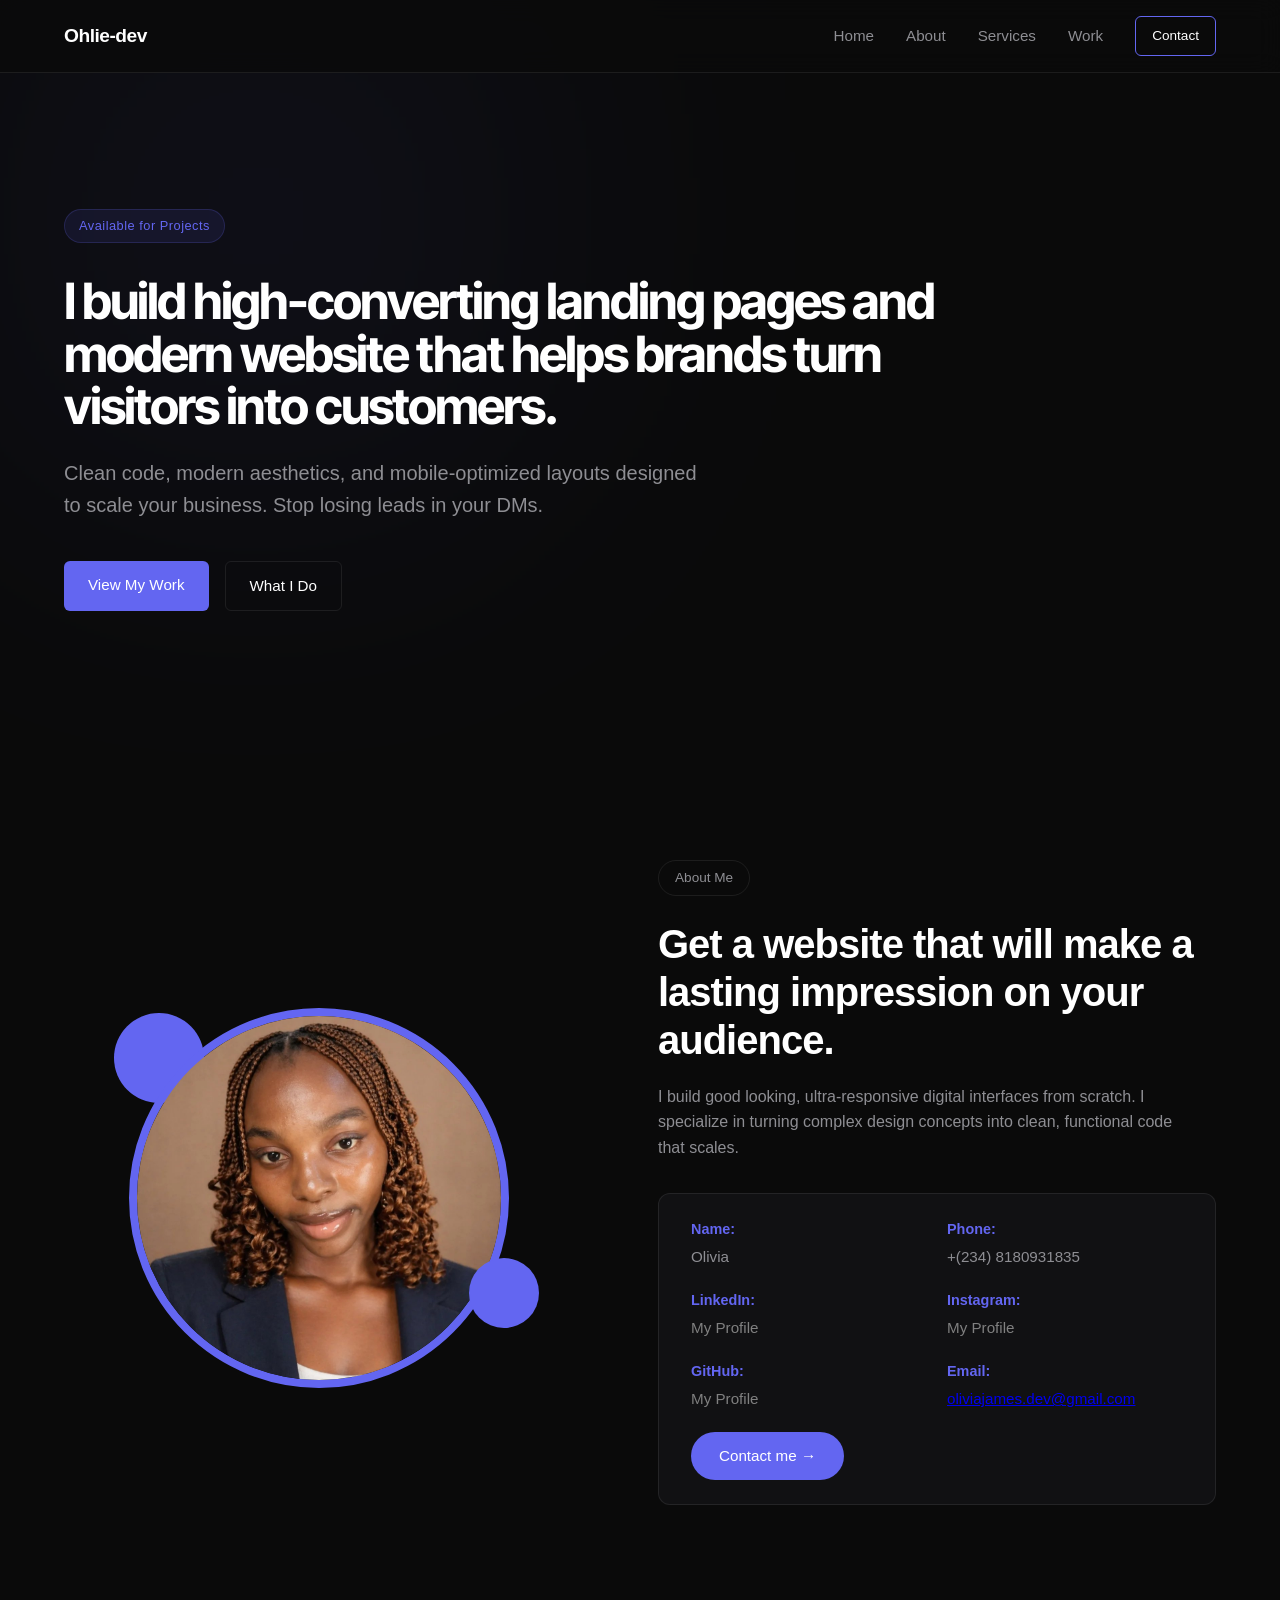
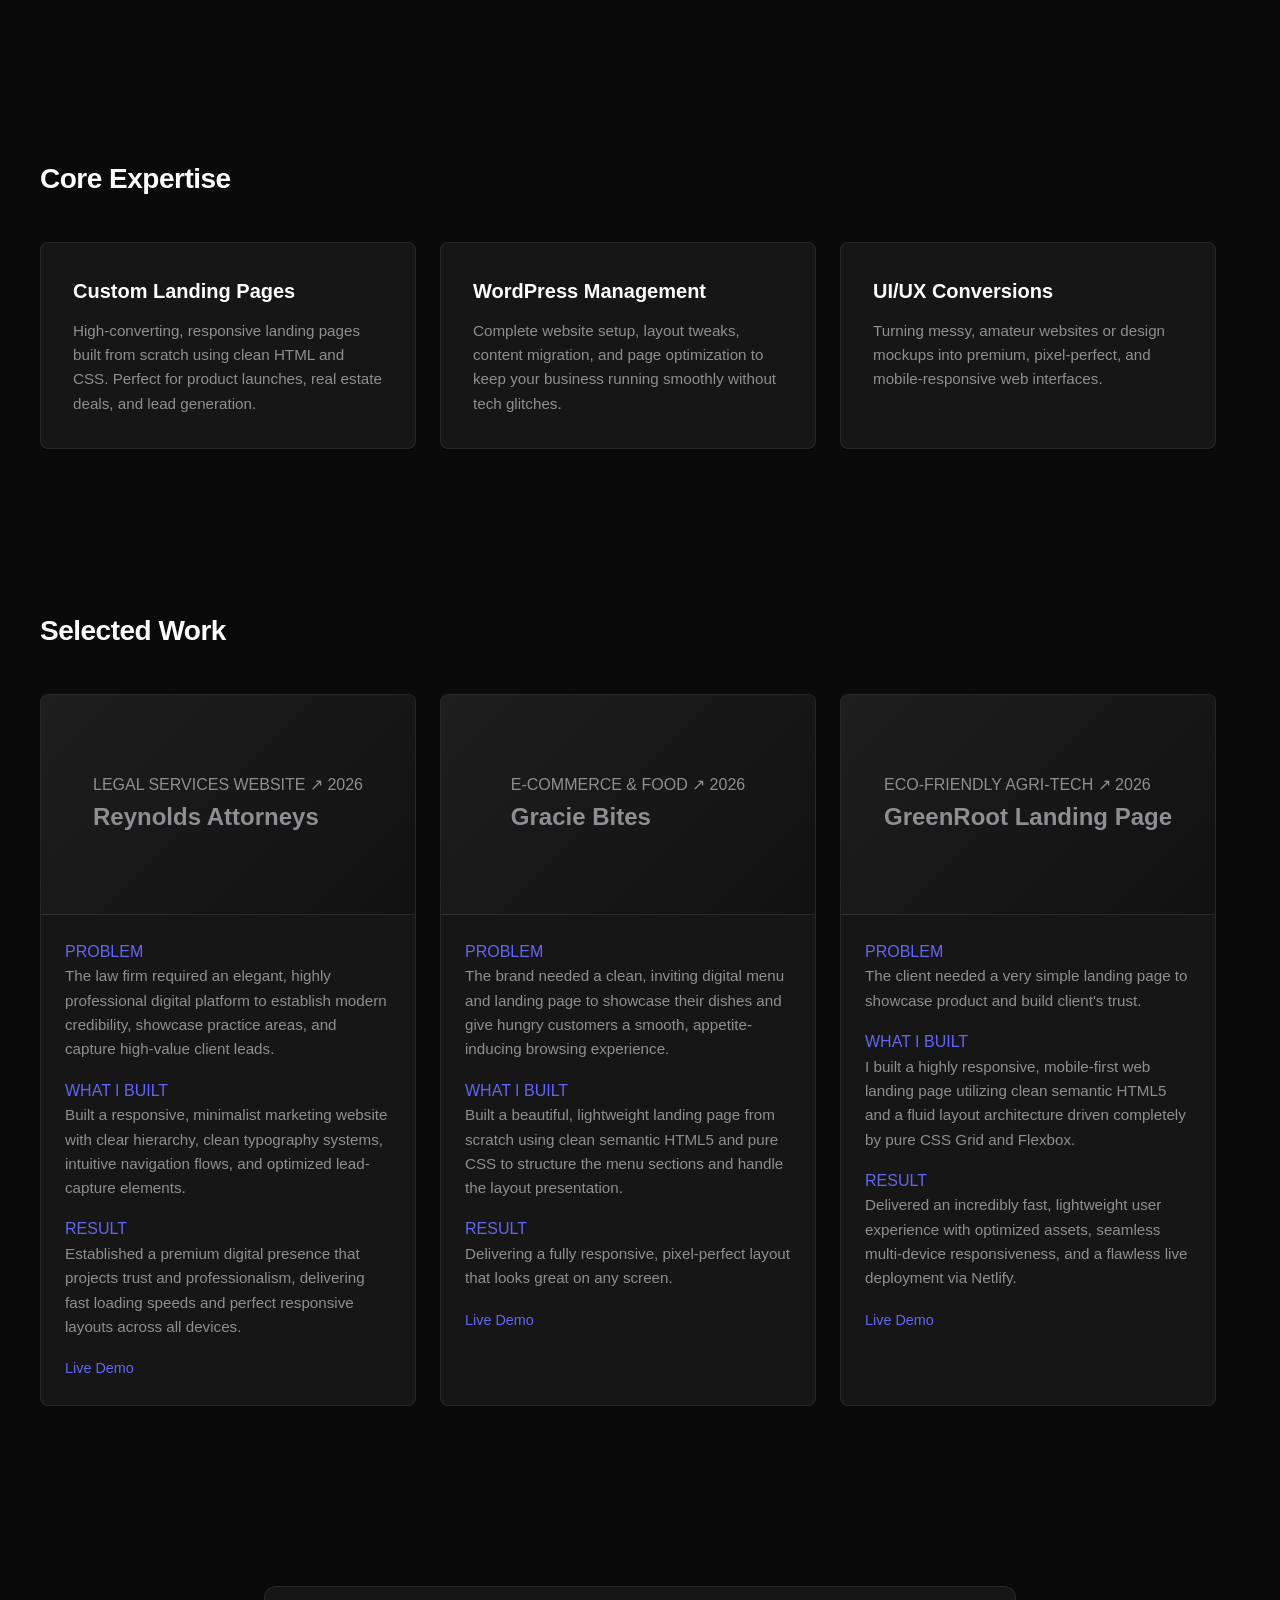
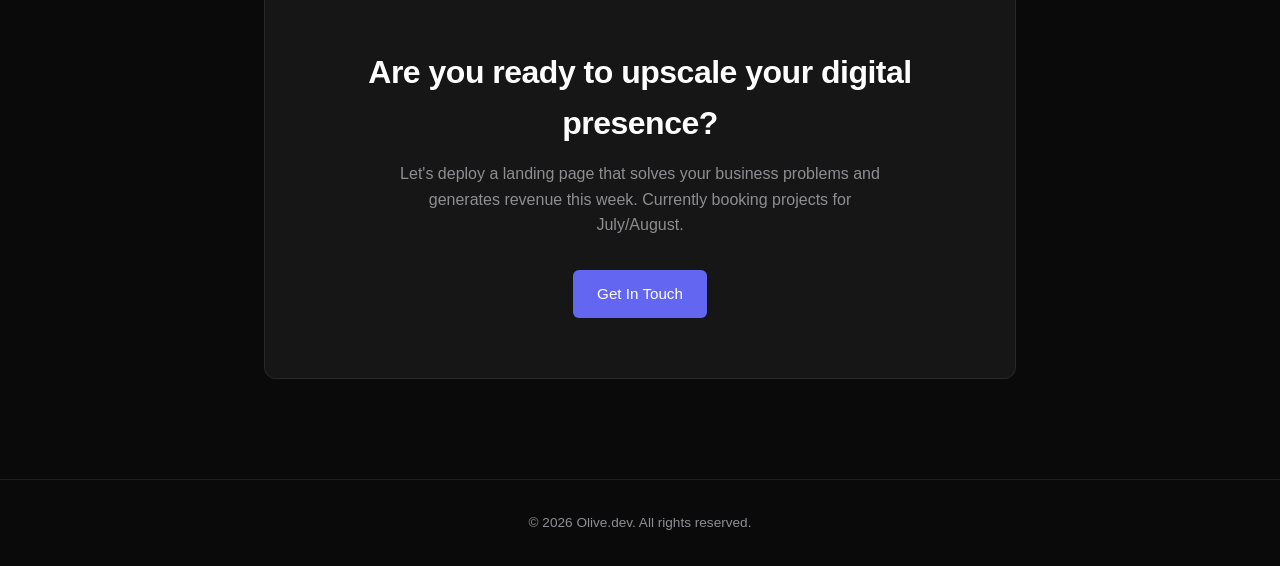
<file: index.html>
<!DOCTYPE html>
<html lang="en">
<head>
    <meta charset="UTF-8">
    <meta name="viewport" content="width=device-width, initial-scale=1.0">
    <link rel="icon" type="image/png" href="img/favicon.jpg">
    <link rel="stylesheet" href="https://cdnjs.cloudflare.com/ajax/libs/font-awesome/4.7.0/css/font-awesome.min.css">
    <link href="https://fonts.googleapis.com/css2?family=Inter+Tight:ital,wght@0,100..900;1,100..900&display=swap" rel="stylesheet">
    <title>Olivia | Web Developer</title>
    <link rel="stylesheet" href="style.css">
</head>
<body>

    <nav class="navbar">
        <div class="nav-container">
            <a href="#" class="logo">Ohlie-dev</a>

            <input type="checkbox" id="menu-toggle" class="menu-checkbox">
            
            <label for="menu-toggle" class="hamburger-label">
                <span class="hamburger-line"></span>
                <span class="hamburger-line"></span>
                <span class="hamburger-line"></span>
            </label>

            <div class="nav-links">
                <a href="#home">Home</a>
                <a href="about.html">About</a>
                <a href="services.html">Services</a>
                <a href="work.html">Work</a>
                <a href="https://wa.me/+2348108931835" class="btn-nav">Contact</a>
            </div>
        </div>
    </nav>

    <header class="hero">
        <div class="hero-container">
            <span class="available" id="home">Available for Projects</span>
            <h1>I build high-converting landing pages and modern website that helps brands turn visitors into customers.</h1>
            <p>Clean code, modern aesthetics, and mobile-optimized layouts designed to scale your business. Stop losing leads in your DMs.</p>
            <div class="hero-cta">
                <a href="work.html" class="btn-primary">View My Work</a>
                <a href="service.html" class="btn-secondary">What I Do</a>
            </div>
        </div>
      
        <div class="glow"></div>
    </header>

    <section id="about" class="about">
        <div class="container about-container-grid">
            
            <div class="about-visual">
                <div class="circle-decor decor-top"></div>
                <div class="circle-decor decor-bottom"></div>
                
                <div class="profile-frame">
                    <img src="img/favicon.jpg" alt="Olive's Profile Photo" class="profile-img">
                </div>
            </div>
            
    
            <div class="about-content">
                <span class="about-badge" id="#about">About Me</span>
                <h2>Get a website that will make a lasting impression on your audience.</h2>
                <p class="about-description">
                    I build good looking, ultra-responsive digital interfaces from scratch. I specialize in turning complex design concepts into clean, functional code that scales.
                </p>
                
                <div class="info-card-box">
                    <div class="info-item">
                        <span class="info-label">Name:</span>
                        <span class="info-value">Olivia</span>
                    </div>
                    <div class="info-item">
                        <span class="info-label">Phone:</span>
                        <span class="info-value">+(234) 8180931835</span>
                    </div>

                    <div class="info-item">
                        <span class="info-label">LinkedIn:</span>
                        <span class="info-value"><a href="https://www.linkedin.com/in/olivia-james-aaab613b6?utm_source=share_via&utm_content=profile&utm_medium=member_android" id="socialMediaLink">My Profile</a></span>
                    </div>

                    <div class="info-item">
                        <span class="info-label">Instagram:</span>
                        <span class="info-value"><a href="https://www.instagram.com/ohlie_dev_?igsh=dDdscTdhOGcwMmlw" id="socialMediaLink">My Profile</a></span>
                    </div>
                    <div class="info-item">
                        <span class="info-label">GitHub:</span>
                        <span class="info-value"><a href="https://github.com/Ohlie-Dev" id="socialMediaLink">My Profile</a></span>
                    </div>

                    <div class="info-item">
                        <span class="info-label">Email:</span>
                        <span class="info-value"><a href="mailto:oliviajames.dev@gmail.com">oliviajames.dev@gmail.com</a>
                        </span>
                    </div>
               
                <div class="about-actions">
                    <a href="https://wa.me/+2348108931835" class="btn-primary-accent">Contact me &rarr;</a>
                    <!-- <a href="#" class="btn-secondary-outline">Download my resume <span class="download-icon">☁</span></a> -->
                </div>
            </div>

        </div>
    </section>
    
    <section id="services" class="services">
        <div class="container">
            <h2 class="section-title">Core Expertise</h2>
            <div class="services-grid">
                <div class="service-card">
                    <h3>Custom Landing Pages</h3>
                    <p>High-converting, responsive landing pages built from scratch using clean HTML and CSS. Perfect for product launches, real estate deals, and lead generation.</p>
                </div>
                <div class="service-card">
                    <h3>WordPress Management</h3>
                    <p>Complete website setup, layout tweaks, content migration, and page optimization to keep your business running smoothly without tech glitches.</p>
                </div>
                <div class="service-card">
                    <h3>UI/UX Conversions</h3>
                    <p>Turning messy, amateur websites or design mockups into premium, pixel-perfect, and mobile-responsive web interfaces.</p>
                </div>
            </div>
        </div>
    </section>

  
    <section id="work" class="work">
        <div class="container">
            <h2 class="section-title">Selected Work</h2>
            <div class="work-grid">
                <div class="project-card">
                  <div class="project-image-placeholder">
                      <div class="d-flex justify-content-between align-items-start mb-4">
                         <div class="d-flex flex-column">
                              <span class="card-meta-title">LEGAL SERVICES WEBSITE</span>
                               <span class="card-year mt-1">&nearr; 2026</span>
                           </div>
                          <div class="card-title-wrapper text-end">
                              <h2 class="card-main-title m-0">Reynolds Attorneys</h2>
                          </div>
                     </div>
                  </div>
                    <div class="project-info">
                        <span class="problem">PROBLEM</span>
                        <p>The law firm required an elegant, highly professional digital platform to establish modern credibility, showcase practice areas, and capture high-value client leads.</p>

                        <span class="problem">WHAT I BUILT</span>
                        <p>Built a responsive, minimalist marketing website with clear hierarchy, clean typography systems, intuitive navigation flows, and optimized lead-capture elements.</p>

                        <span class="problem">RESULT</span>
                        <p>Established a premium digital presence that projects trust and professionalism, delivering fast loading speeds and perfect responsive layouts across all devices.</p>
                        <a href="https://reynoldsattorneys.infinityfree.me/?i=1" class="project-link" target="_blank">Live Demo</a>
                    </div>
                </div>
              

                <div class="project-card">
                  <div class="project-image-placeholder">
                      <div class="d-flex justify-content-between align-items-start mb-4">
                         <div class="d-flex flex-column">
                              <span class="card-meta-title">E-COMMERCE & FOOD</span>
                               <span class="card-year mt-1">&nearr; 2026</span>
                           </div>
                          <div class="card-title-wrapper text-end">
                              <h2 class="card-main-title m-0">Gracie Bites</h2>
                          </div>
                     </div>
                  </div>
                    <div class="project-info">
                        <span class="problem">PROBLEM</span>
                        <p>The brand needed a clean, inviting digital menu and landing page to showcase their dishes and give hungry customers a smooth, appetite-inducing browsing experience.</p>

                        <span class="problem">WHAT I BUILT</span>
                        <p>Built a beautiful, lightweight landing page from scratch using clean semantic HTML5 and pure CSS to structure the menu sections and handle the layout presentation.</p>

                        <span class="problem">RESULT</span>
                        <p>Delivering a fully responsive, pixel-perfect layout that looks great on any screen.</p>
                        <a href="https://graciebites.netlify.app/" class="project-link" target="_blank">Live Demo</a>
                    </div>
                </div>

                <div class="project-card">
                  <div class="project-image-placeholder">
                      <div class="d-flex justify-content-between align-items-start mb-4">
                         <div class="d-flex flex-column">
                              <span class="card-meta-title">ECO-FRIENDLY AGRI-TECH</span>
                               <span class="card-year mt-1">&nearr; 2026</span>
                           </div>
                          <div class="card-title-wrapper text-end">
                              <h2 class="card-main-title m-0">GreenRoot Landing Page</h2>
                          </div>
                     </div>
                  </div>
                    <div class="project-info">
                        <span class="problem">PROBLEM</span>
                        <p>The client needed a very simple landing page to showcase product and build client's trust.</p>

                        <span class="problem">WHAT I BUILT</span>
                        <p>I built a highly responsive, mobile-first web landing page utilizing clean semantic HTML5 and a fluid layout architecture driven completely by pure CSS Grid and Flexbox.</p>

                        <span class="problem">RESULT</span>
                        <p>Delivered an incredibly fast, lightweight user experience with optimized assets, seamless multi-device responsiveness, and a flawless live deployment via Netlify.</p>
                        <a href="https://greenrootorganic.netlify.app/" class="project-link" target="_blank">Live Demo</a>
                    </div>
                </div>
            </div>
        </div>
    </section>

    <section id="contact" class="contact">
        <div class="contact-container">
            <h2>Are you ready to upscale your digital presence?</h2>
            <p>Let's deploy a landing page that solves your business problems and generates revenue this week. Currently booking projects for July/August.</p>
            <a href="https://wa.me/+2348108931835" class="btn-primary" target="_blank">Get In Touch</a>
        </div>
    </section>

    <footer class="footer">
         

        <p>&copy; 2026 Olive.dev. All rights reserved.</p>
    </footer>

</body>
</html>
</file>
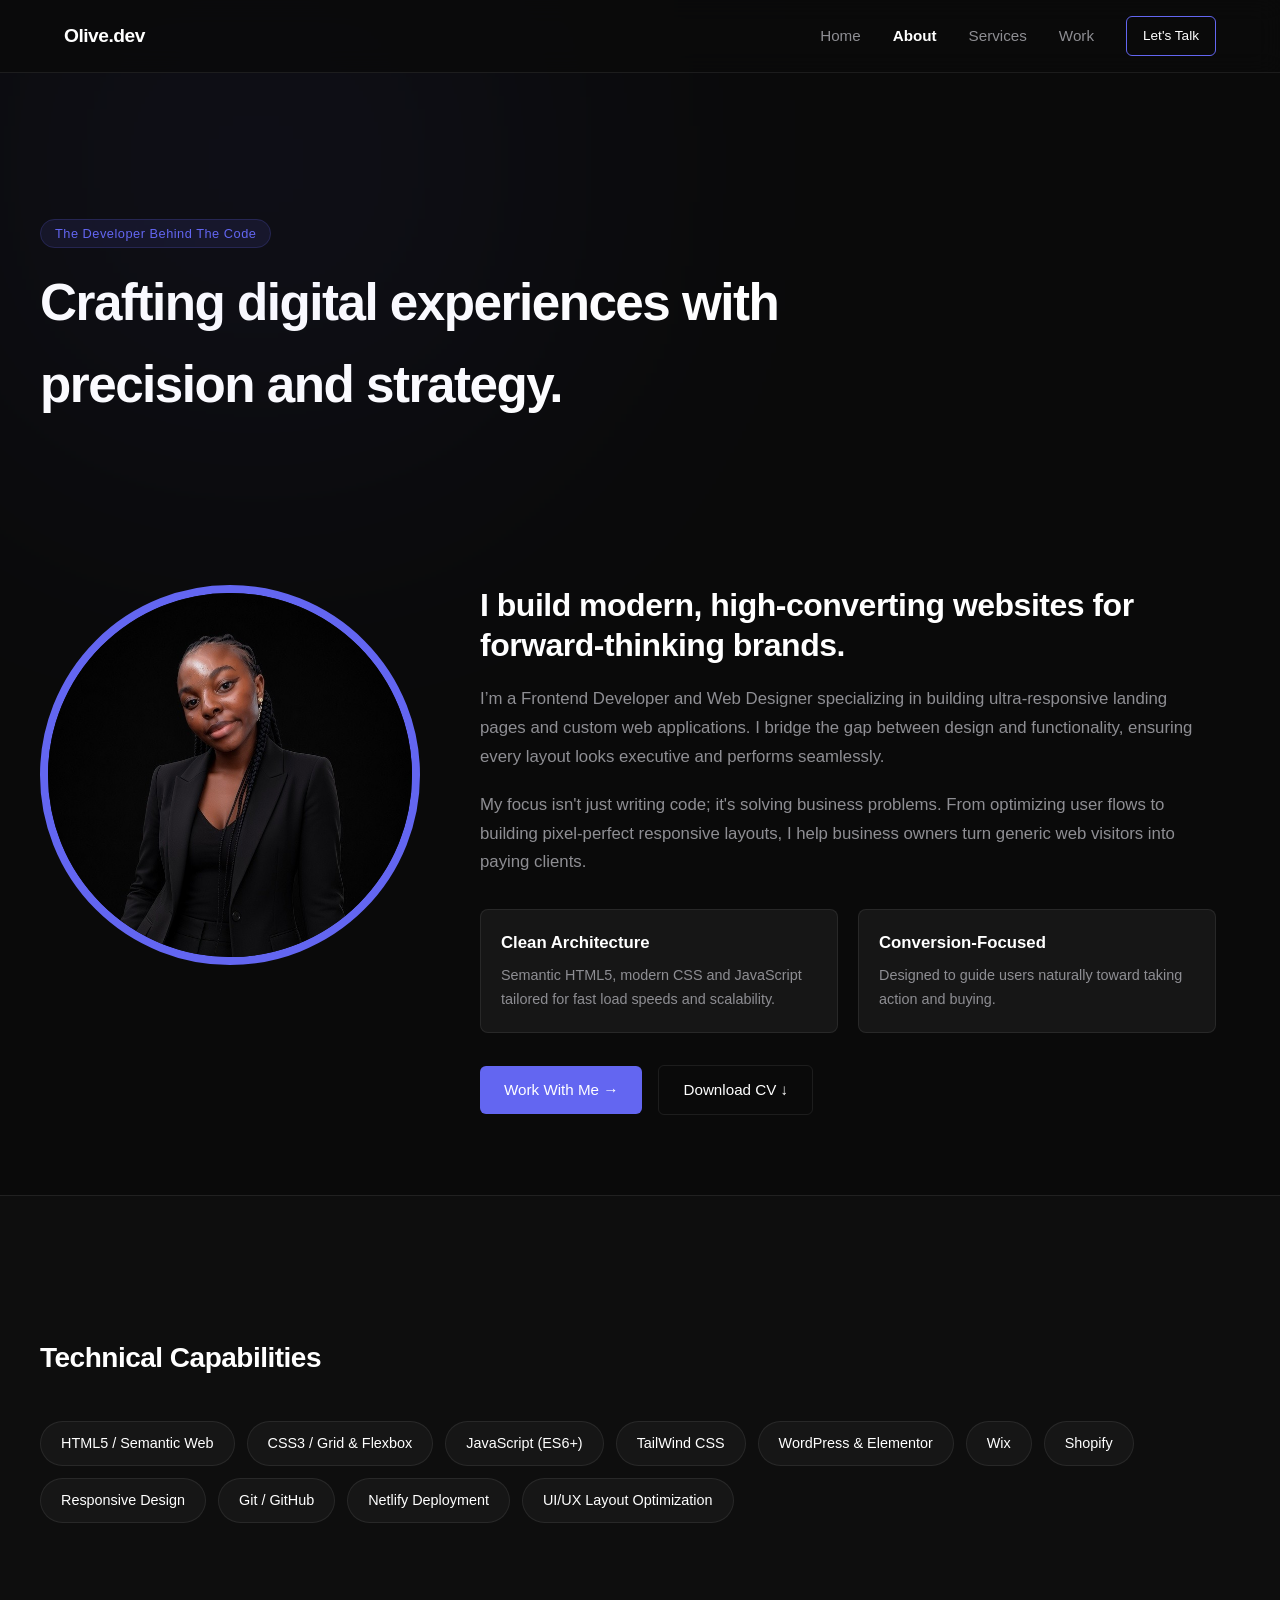
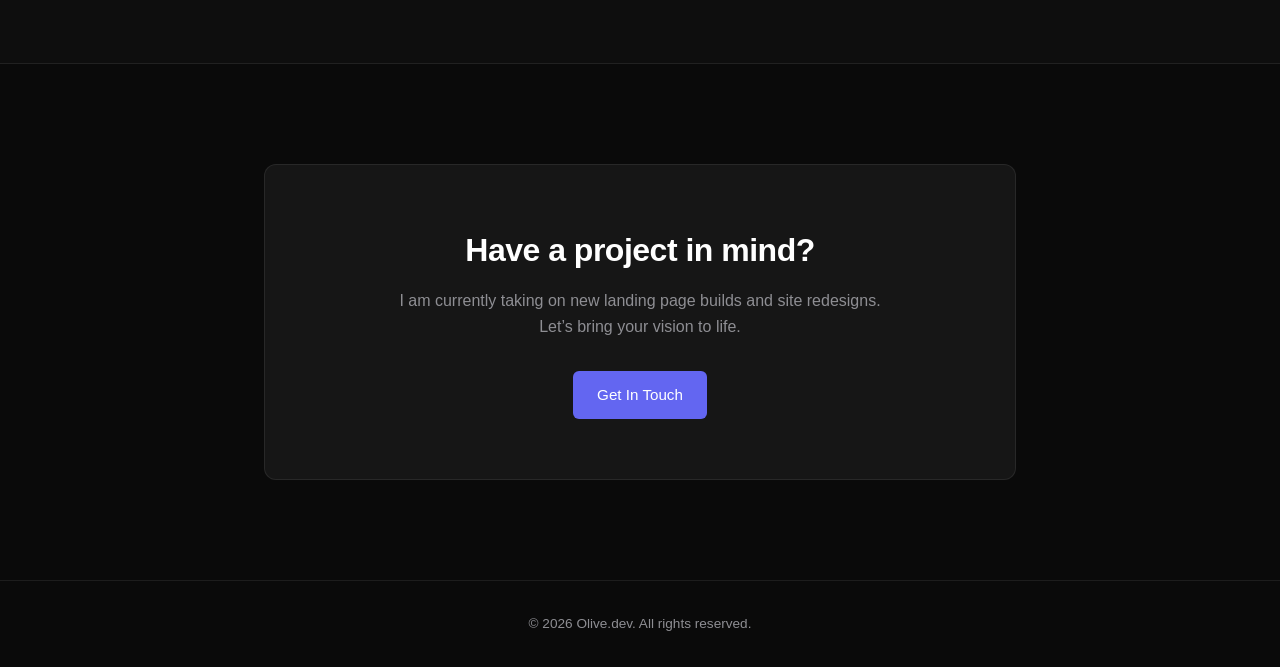
<file: about.html>
<!DOCTYPE html>
<html lang="en">
<head>
    <meta charset="UTF-8">
    <meta name="viewport" content="width=device-width, initial-scale=1.0">
     <link rel="icon" type="image/png" href="img/favicon.jpg">
    <title>About | Olive - Web Developer & Designer</title>
    <link rel="stylesheet" href="style.css">
    <link rel="stylesheet" href="about.css">
</head>
<body>

    <nav class="navbar">
        <div class="nav-container">
            <a href="index.html" class="logo">Olive.dev</a>
            
            <input type="checkbox" id="menu-toggle" class="menu-checkbox">
            <label for="menu-toggle" class="hamburger-label">
                <span class="hamburger-line"></span>
                <span class="hamburger-line"></span>
                <span class="hamburger-line"></span>
            </label>

            <div class="nav-links">
                <a href="index.html">Home</a>
                <a href="about.html" class="active-link">About</a>
                <a href="services.html">Services</a>
                <a href="work.html">Work</a>
                <a href="https://wa.me/+2348108931835" class="btn-nav">Let's Talk</a>
            </div>
        </div>
    </nav>

    <header class="page-header">
        <div class="container">
            <span class="available">The Developer Behind The Code</span>
            <h1>Crafting digital experiences with precision and strategy.</h1>
        </div>
        <div class="glow"></div>
    </header>

    <section class="about-page-main">
        <div class="container page-grid">

            <div class="about-visual">
                <div class="profile-frame">
                    <img src="img/headshot.jpeg" alt="Olive - Web Developer" class="profile-img">
                </div>
            </div>

            <div class="about-bio">
                <h2>I build modern, high-converting websites for forward-thinking brands.</h2>
                <p>
                    I’m a Frontend Developer and Web Designer specializing in building ultra-responsive landing pages and custom web applications. I bridge the gap between design and functionality, ensuring every layout looks executive and performs seamlessly.
                </p>
                <p>
                    My focus isn't just writing code; it's solving business problems. From optimizing user flows to building pixel-perfect responsive layouts, I help business owners turn generic web visitors into paying clients.
                </p>

                <div class="highlights-grid">
                    <div class="highlight-card">
                        <h3>Clean Architecture</h3>
                        <p>Semantic HTML5, modern CSS and JavaScript tailored for fast load speeds and scalability.</p>
                    </div>
                    <div class="highlight-card">
                        <h3>Conversion-Focused</h3>
                        <p>Designed to guide users naturally toward taking action and buying.</p>
                    </div>
                </div>

                <div class="about-actions">
                    <a href="mailto:oliviajames.dev@gmail.com" class="btn-primary">Work With Me &rarr;</a>
                    <a href="resume.pdf" target="_blank" class="btn-secondary">Download CV <span>↓</span></a>
                </div>
            </div>

        </div>
    </section>

    <section class="skills-section">
        <div class="container">
            <h2 class="section-title">Technical Capabilities</h2>
            <div class="skills-grid">
                <div class="skill-pill">HTML5 / Semantic Web</div>
                <div class="skill-pill">CSS3 / Grid & Flexbox</div>
                <div class="skill-pill">JavaScript (ES6+)</div>
                <div class="skill-pill">TailWind CSS</div>
                <div class="skill-pill">WordPress & Elementor</div>
                 <div class="skill-pill">Wix</div>
                <div class="skill-pill">Shopify</div>
                <div class="skill-pill">Responsive Design</div>
                <div class="skill-pill">Git / GitHub</div>
                <div class="skill-pill">Netlify Deployment</div>
                <div class="skill-pill">UI/UX Layout Optimization</div>
            </div>
        </div>
    </section>

    <section id="contact" class="contact">
        <div class="contact-container">
            <h2>Have a project in mind?</h2>
            <p>I am currently taking on new landing page builds and site redesigns. Let’s bring your vision to life.</p>
            <a href="mailto:oliviajames.dev@gmail.com" class="btn-primary">Get In Touch</a>
        </div>
    </section>

    <footer class="footer">
        <p>&copy; 2026 Olive.dev. All rights reserved.</p>
    </footer>

</body>
</html>
</file>
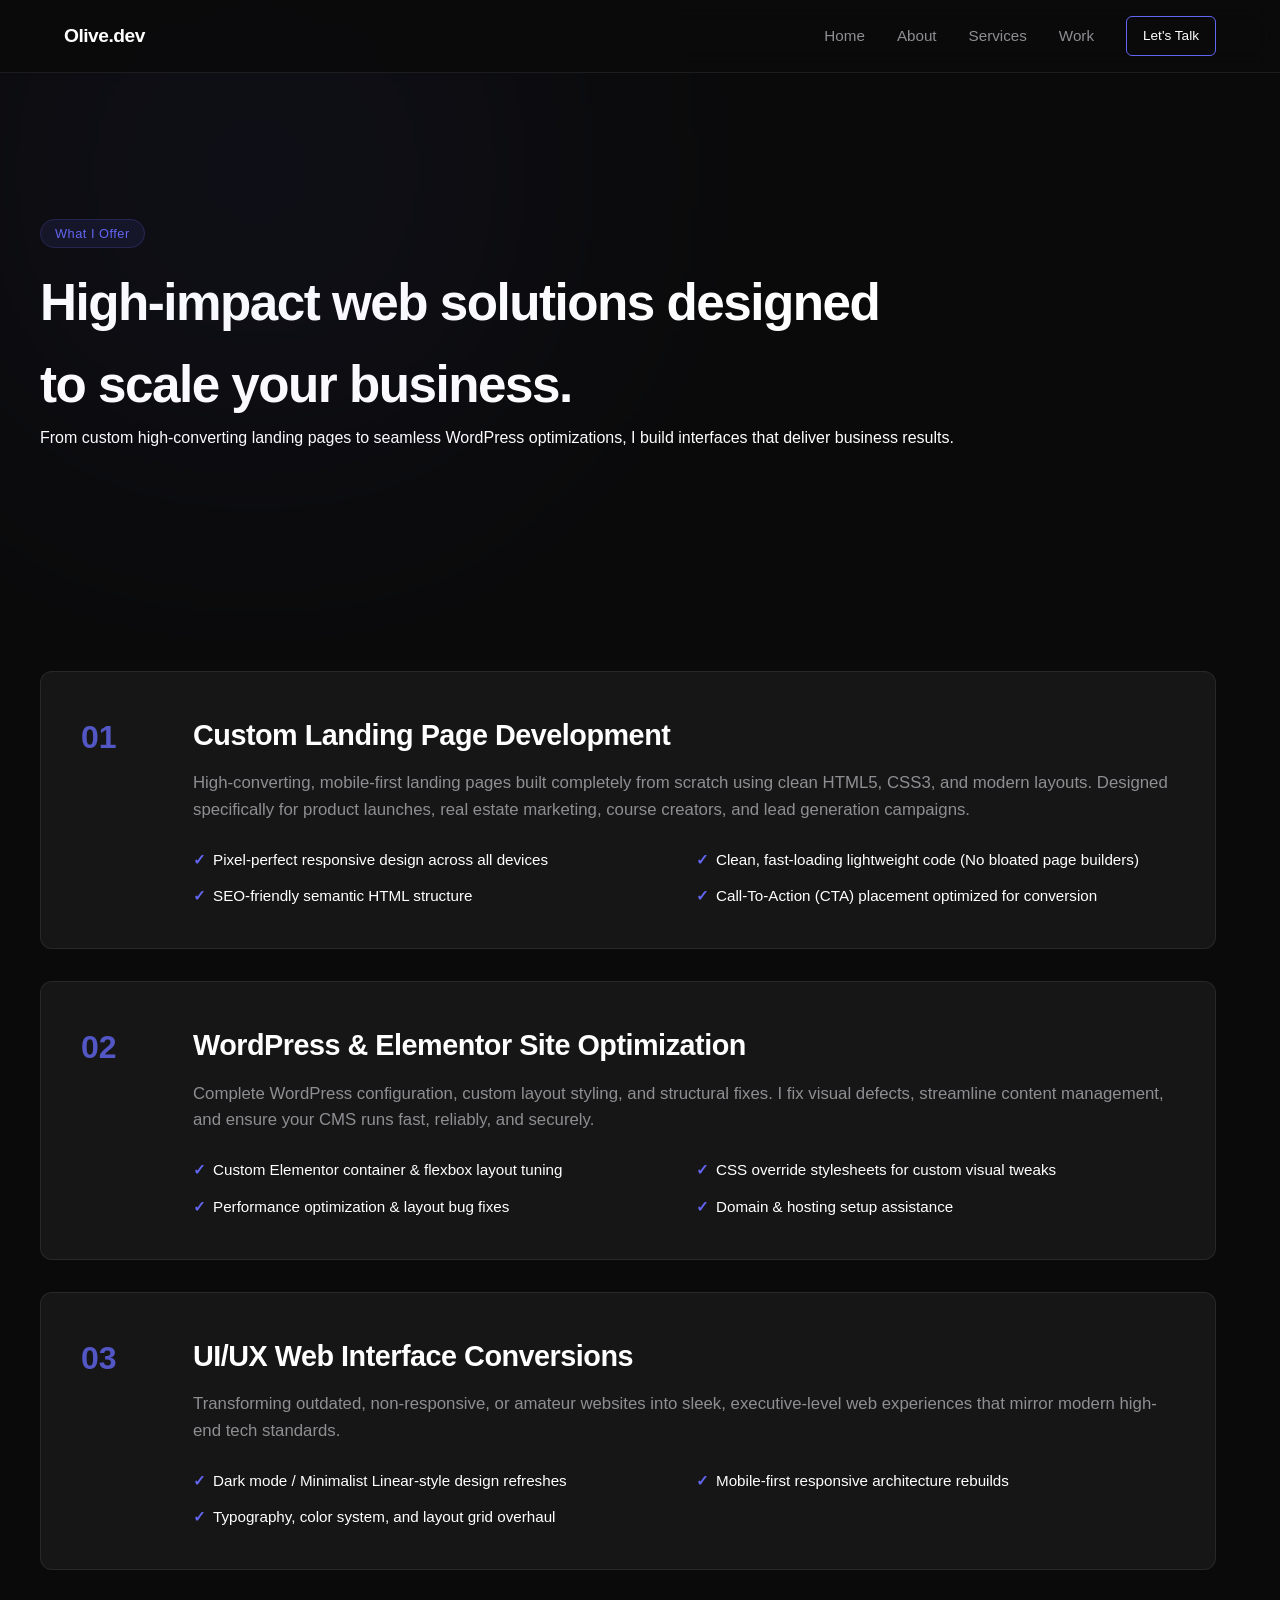
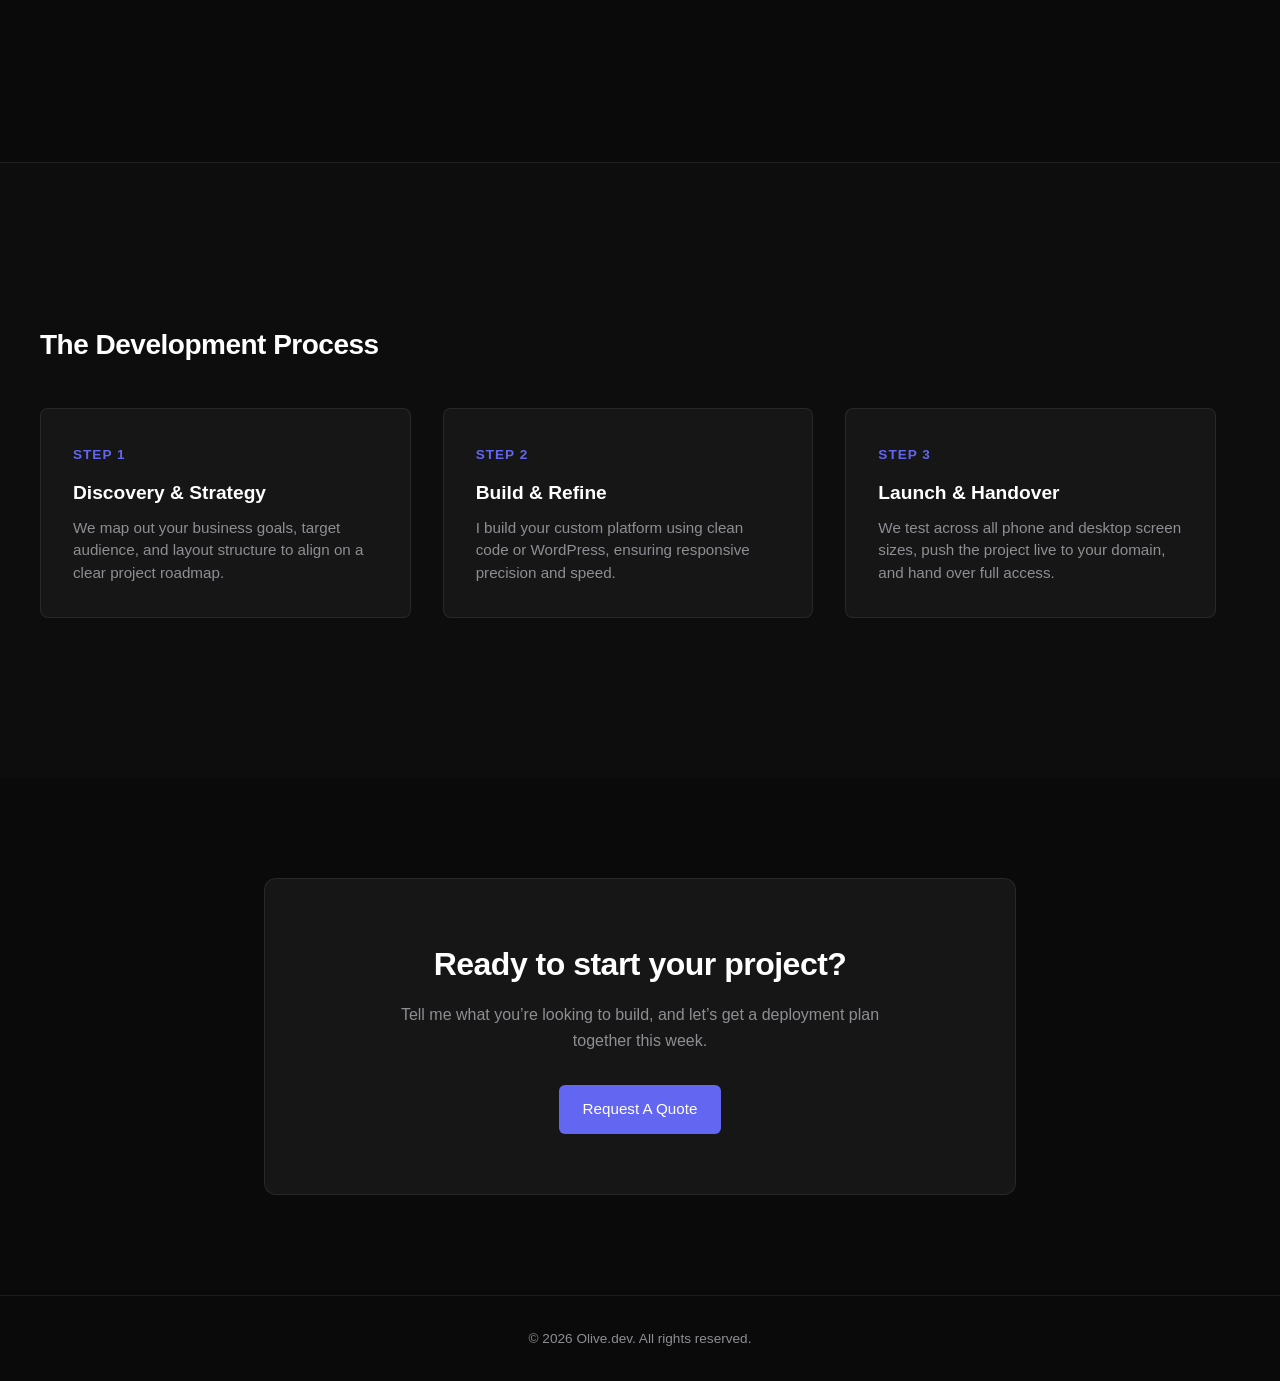
<file: services.html>
<!DOCTYPE html>
<html lang="en">
<head>
    <meta charset="UTF-8">
    <meta name="viewport" content="width=device-width, initial-scale=1.0">
      <link rel="icon" type="image/png" href="img/favicon.jpg">
    <title>Services | Olive.dev</title>
    <link rel="stylesheet" href="style.css">
    <link rel="stylesheet" href="services.css">
</head>
<body>

    <nav class="navbar">
        <div class="nav-container">
            <a href="index.html" class="logo">Olive.dev</a>
            
            <input type="checkbox" id="menu-toggle" class="menu-checkbox">
            <label for="menu-toggle" class="hamburger-label">
                <span class="hamburger-line"></span>
                <span class="hamburger-line"></span>
                <span class="hamburger-line"></span>
            </label>

            <div class="nav-links">
                <a href="index.html">Home</a>
                <a href="about.html">About</a>
                <a href="services.html" class="active-link">Services</a>
                <a href="work.html">Work</a>
                <a href="https://wa.me/+2348108931835" class="btn-nav">Let's Talk</a>
            </div>
        </div>
    </nav>

    <header class="page-header">
        <div class="container">
            <span class="available">What I Offer</span>
            <h1>High-impact web solutions designed to scale your business.</h1>
            <p class="header-subtitle">From custom high-converting landing pages to seamless WordPress optimizations, I build interfaces that deliver business results.</p>
        </div>
        <div class="glow"></div>
    </header>

    <section class="services-detail-section">
        <div class="container">

            <div class="service-detail-card">
                <div class="service-number">01</div>
                <div class="service-detail-content">
                    <h2>Custom Landing Page Development</h2>
                    <p>
                        High-converting, mobile-first landing pages built completely from scratch using clean HTML5, CSS3, and modern layouts. Designed specifically for product launches, real estate marketing, course creators, and lead generation campaigns.
                    </p>
                    <ul class="service-deliverables">
                        <li>Pixel-perfect responsive design across all devices</li>
                        <li>Clean, fast-loading lightweight code (No bloated page builders)</li>
                        <li>SEO-friendly semantic HTML structure</li>
                        <li>Call-To-Action (CTA) placement optimized for conversion</li>
                    </ul>
                </div>
            </div>

            <div class="service-detail-card">
                <div class="service-number">02</div>
                <div class="service-detail-content">
                    <h2>WordPress & Elementor Site Optimization</h2>
                    <p>
                        Complete WordPress configuration, custom layout styling, and structural fixes. I fix visual defects, streamline content management, and ensure your CMS runs fast, reliably, and securely.
                    </p>
                    <ul class="service-deliverables">
                        <li>Custom Elementor container & flexbox layout tuning</li>
                        <li>CSS override stylesheets for custom visual tweaks</li>
                        <li>Performance optimization & layout bug fixes</li>
                        <li>Domain & hosting setup assistance</li>
                    </ul>
                </div>
            </div>

            <div class="service-detail-card">
                <div class="service-number">03</div>
                <div class="service-detail-content">
                    <h2>UI/UX Web Interface Conversions</h2>
                    <p>
                        Transforming outdated, non-responsive, or amateur websites into sleek, executive-level web experiences that mirror modern high-end tech standards.
                    </p>
                    <ul class="service-deliverables">
                        <li>Dark mode / Minimalist Linear-style design refreshes</li>
                        <li>Mobile-first responsive architecture rebuilds</li>
                        <li>Typography, color system, and layout grid overhaul</li>
                    </ul>
                </div>
            </div>

        </div>
    </section>

    <section class="process-section">
        <div class="container">
            <h2 class="section-title">The Development Process</h2>
            <div class="process-grid">
                
                <div class="process-step">
                    <span class="step-num">Step 1</span>
                    <h3>Discovery & Strategy</h3>
                    <p>We map out your business goals, target audience, and layout structure to align on a clear project roadmap.</p>
                </div>

                <div class="process-step">
                    <span class="step-num">Step 2</span>
                    <h3>Build & Refine</h3>
                    <p>I build your custom platform using clean code or WordPress, ensuring responsive precision and speed.</p>
                </div>

                <div class="process-step">
                    <span class="step-num">Step 3</span>
                    <h3>Launch & Handover</h3>
                    <p>We test across all phone and desktop screen sizes, push the project live to your domain, and hand over full access.</p>
                </div>

            </div>
        </div>
    </section>

    <section id="contact" class="contact">
        <div class="contact-container">
            <h2>Ready to start your project?</h2>
            <p>Tell me what you’re looking to build, and let’s get a deployment plan together this week.</p>
            <a href="mailto:oliviajames.dev@gmail.com" class="btn-primary">Request A Quote</a>
        </div>
    </section>

    <footer class="footer">
        <p>&copy; 2026 Olive.dev. All rights reserved.</p>
    </footer>

</body>
</html>
</file>
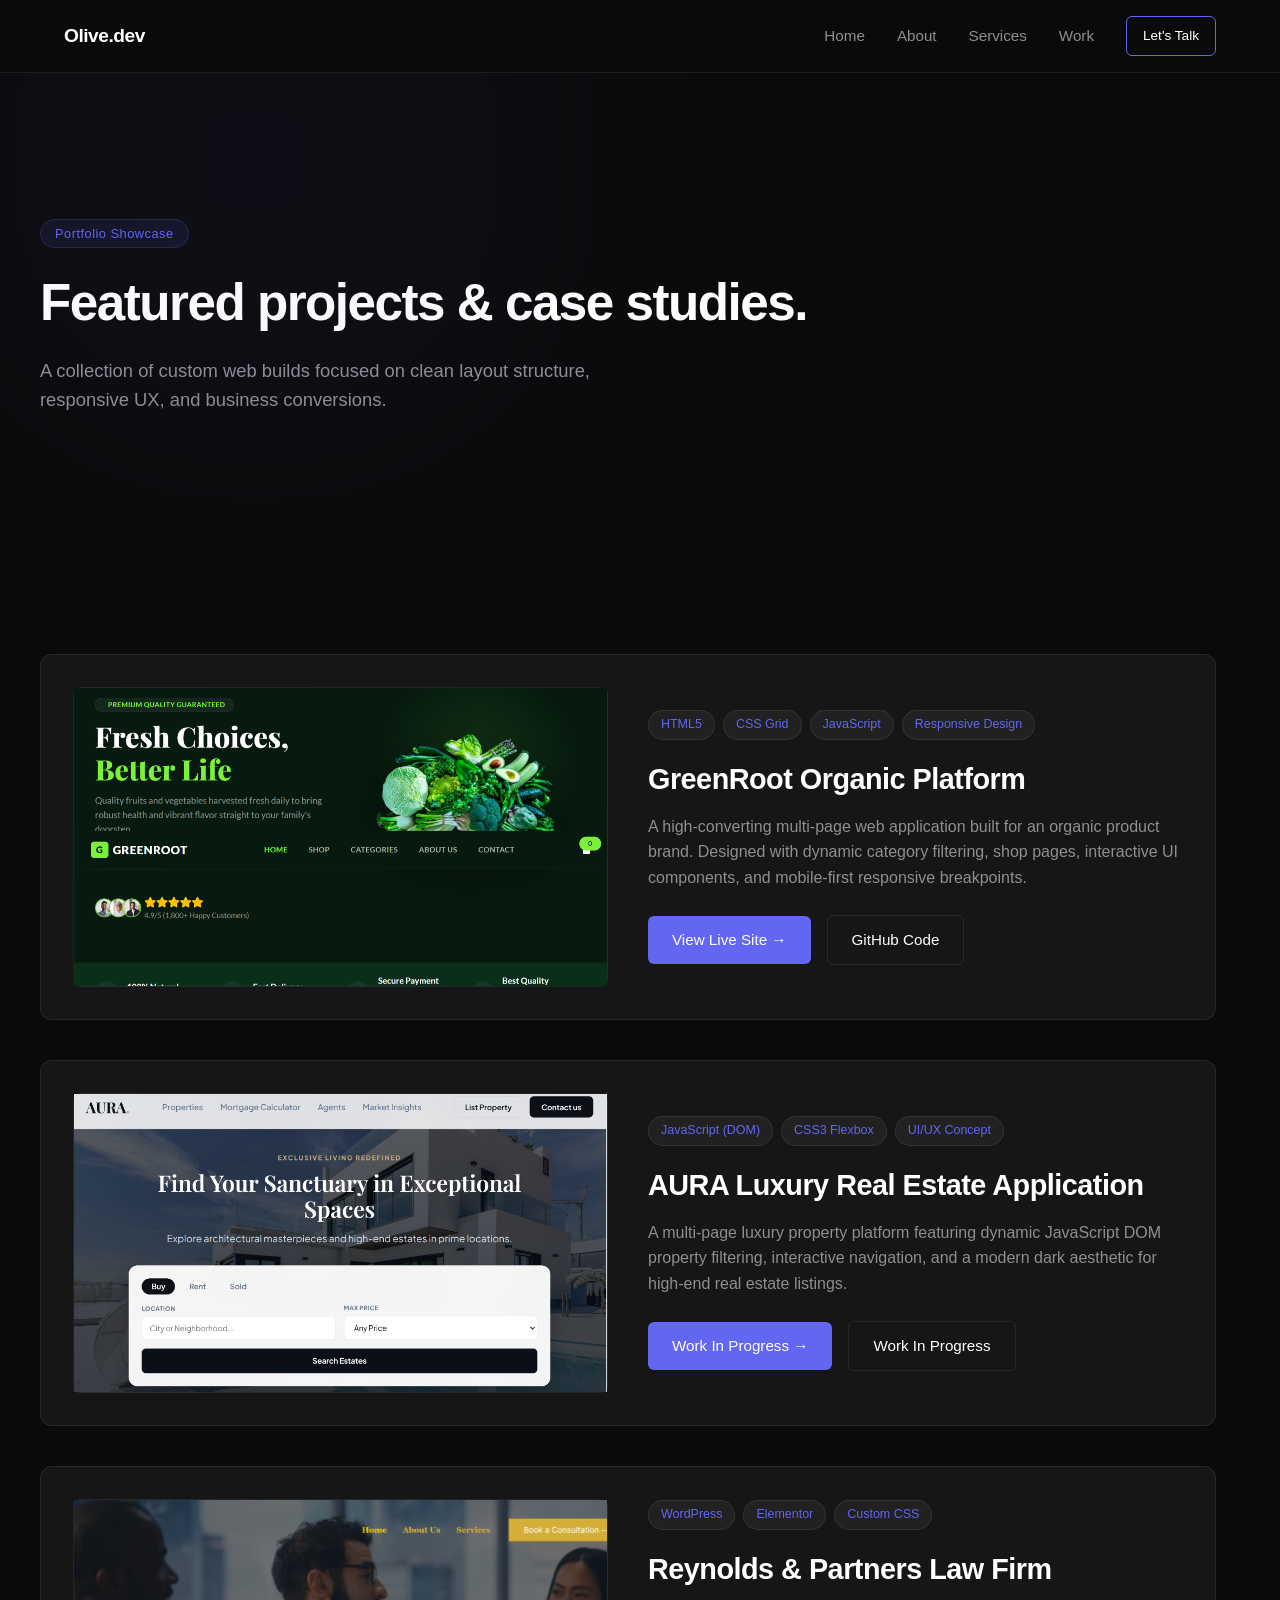
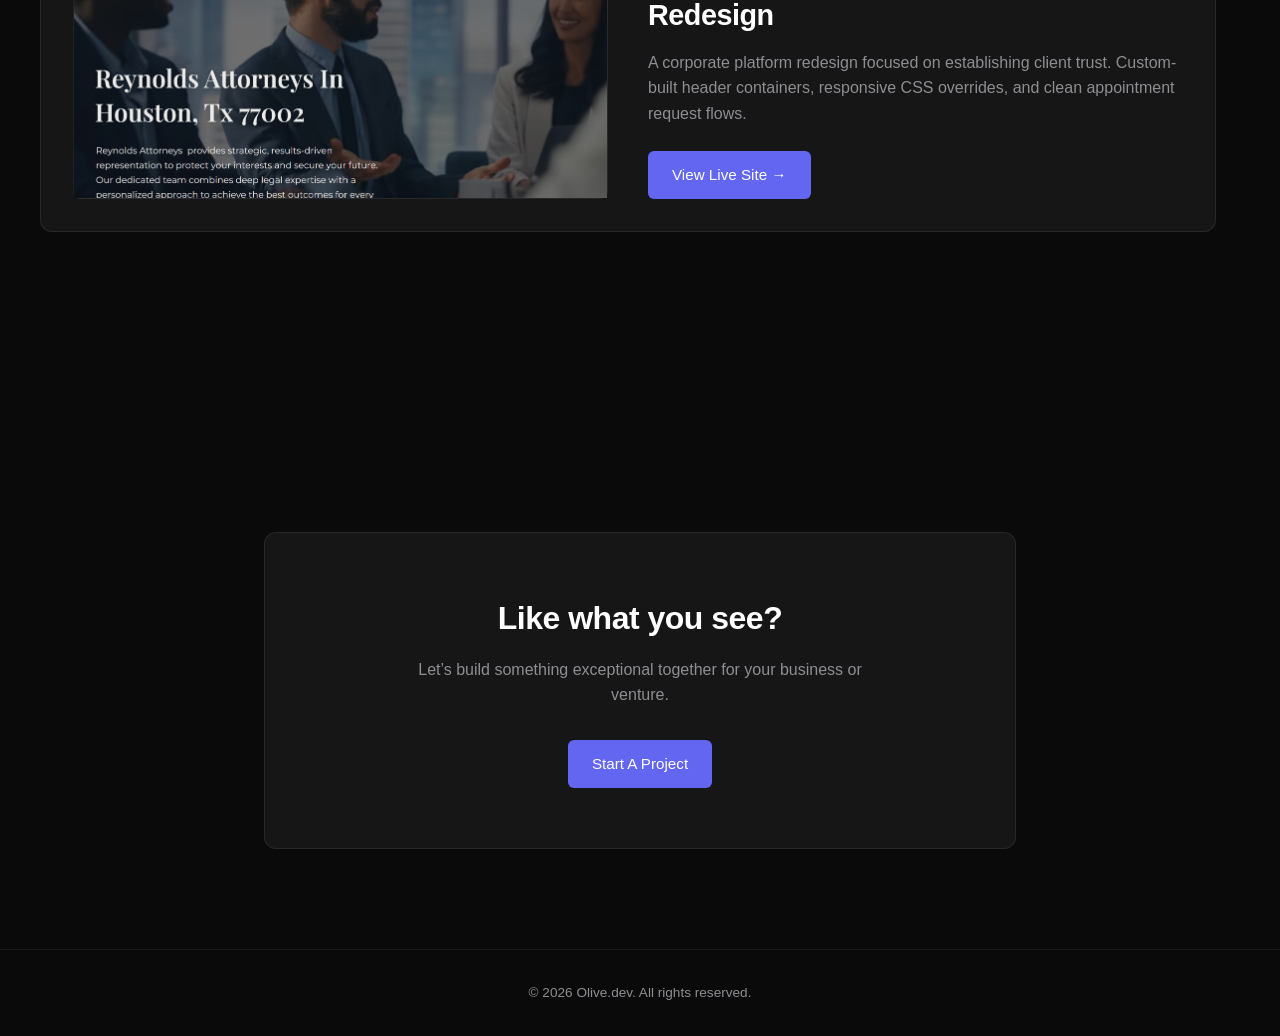
<file: work.html>
<!DOCTYPE html>
<html lang="en">
<head>
    <meta charset="UTF-8">
    <meta name="viewport" content="width=device-width, initial-scale=1.0">
     <link rel="icon" type="image/png" href="img/favicon.jpg">
    <title>Work & Case Studies | Olive.dev</title>
    <link rel="stylesheet" href="style.css">
    <link rel="stylesheet" href="work.css">
</head>
<body>

    <nav class="navbar">
        <div class="nav-container">
            <a href="index.html" class="logo">Olive.dev</a>
            
            <input type="checkbox" id="menu-toggle" class="menu-checkbox">
            <label for="menu-toggle" class="hamburger-label">
                <span class="hamburger-line"></span>
                <span class="hamburger-line"></span>
                <span class="hamburger-line"></span>
            </label>

            <div class="nav-links">
                <a href="index.html">Home</a>
                <a href="about.html">About</a>
                <a href="services.html">Services</a>
                <a href="work.html" class="active-link">Work</a>
                <a href="https://wa.me/+2348108931835" class="btn-nav">Let's Talk</a>
            </div>
        </div>
    </nav>

    <header class="page-header">
        <div class="container">
            <span class="available">Portfolio Showcase</span>
            <h1>Featured projects & case studies.</h1>
            <p class="header-subtitle">A collection of custom web builds focused on clean layout structure, responsive UX, and business conversions.</p>
        </div>
        <div class="glow"></div>
    </header>

    <section class="work-showcase">
        <div class="container">
            
            
            <article class="case-study-card">
                <div class="case-study-preview">
                  <img src="img/greenroot.png" alt="GreenRoot Organic Platform Preview" class="preview-image">
                </div>
                <div class="case-study-details">
                   <div class="tech-tags">
                      <span class="tag">HTML5</span>
                      <span class="tag">CSS Grid</span>
                        <span class="tag">JavaScript</span>
                        <span class="tag">Responsive Design</span>
                  </div>
                  <h2>GreenRoot Organic Platform</h2>
                  <p>
                   A high-converting multi-page web application built for an organic product brand. Designed with dynamic category filtering, shop pages, interactive UI components, and mobile-first responsive breakpoints.
                 </p>
                  <div class="case-study-actions">
                      <a href="https://greenrootorganic.netlify.app/" target="_blank" class="btn-primary">View Live Site &rarr;</a>
                      <a href="https://github.com/Ohlie-Dev/greenroot-organic-landing-page.git" target="_blank" class="btn-secondary">GitHub Code</a>
                  </div>
              </div>
          </article>


            <article class="case-study-card">
                <div class="case-study-preview">
                   <img src="img/aura screenshot.png" alt="GreenRoot Organic Platform Preview" class="preview-image">
                </div>
                <div class="case-study-details">
                    <div class="tech-tags">
                        <span class="tag">JavaScript (DOM)</span>
                        <span class="tag">CSS3 Flexbox</span>
                        <span class="tag">UI/UX Concept</span>
                    </div>
                    <h2>AURA Luxury Real Estate Application</h2>
                    <p>
                        A multi-page luxury property platform featuring dynamic JavaScript DOM property filtering, interactive navigation, and a modern dark aesthetic for high-end real estate listings.
                    </p>
                    <div class="case-study-actions">
                        <a href="#" target="_blank" class="btn-primary"> Work In Progress &rarr;</a>
                        <a href="#" target="_blank" class="btn-secondary">Work In Progress</a>
                    </div>
                </div>
            </article>

            <article class="case-study-card">
                <div class="case-study-preview">
                     <img src="img/reynoldsattorneys.infinityfree.me__i=1 (3).png" alt="GreenRoot Organic Platform Preview" class="preview-image">
                </div>
                <div class="case-study-details">
                    <div class="tech-tags">
                        <span class="tag">WordPress</span>
                        <span class="tag">Elementor</span>
                        <span class="tag">Custom CSS</span>
                    </div>
                    <h2>Reynolds & Partners Law Firm Redesign</h2>
                    <p>
                        A corporate platform redesign focused on establishing client trust. Custom-built header containers, responsive CSS overrides, and clean appointment request flows.
                    </p>
                    <div class="case-study-actions">
                        <a href="https://reynoldsattorneys.infinityfree.me/?i=1" target="_blank" class="btn-primary">View Live Site &rarr;</a>
                    </div>
                </div>
            </article>

        </div>
    </section>

    <section id="contact" class="contact">
        <div class="contact-container">
            <h2>Like what you see?</h2>
            <p>Let’s build something exceptional together for your business or venture.</p>
            <a href="mailto:oliviajames.dev@gmail.com" class="btn-primary">Start A Project</a>
        </div>
    </section>

    <footer class="footer">
         <p>&copy; 2026 Olive.dev. All rights reserved.</p>
    </footer>

</body>
</html>
</file>
<file: style.css>
* {
    margin: 0;
    padding: 0;
    box-sizing: border-box;
    scroll-behavior: smooth;
}

:root {
    --bg-main: #0A0A0A;
    --bg-card: #161616;
    --border-thin: rgba(255, 255, 255, 0.08);
    --text-main: #FFFFFF;
    --text-muted: #8E8E93;
    --accent: #6366F1;
    --font-stack: -apple-system, BlinkMacSystemFont, "Segoe UI", Roboto, Helvetica, Arial, sans-serif;
}

body {
    background-color: var(--bg-main);
    color: var(--text-main);
    font-family: var(--font-stack);
    line-height: 1.6;
    overflow-x: hidden;
}

.navbar {
    border-bottom: 1px solid var(--border-thin);
    position: fixed;
    top: 0;
    width: 100%;
    background-color: rgba(10, 10, 10, 0.8);
    backdrop-filter: blur(12px);
    z-index: 100;
}

.nav-container {
    max-width: 1200px;
    margin: 0 auto;
    display: flex;
    justify-content: space-between;
    align-items: center;
    padding: 16px 24px;
    position: relative;
}

.logo {
    color: white;
    text-decoration: none;
    font-weight: 700;
    font-size: 1.2rem;
    letter-spacing: -0.5px;
    z-index: 102; 
}

.nav-links {
    display: flex;
    align-items: center;
    gap: 32px;
}

.nav-links a:not(.btn-nav) {
    color: var(--text-muted);
    text-decoration: none;
    font-size: 0.95rem;
    font-weight: 500;
    transition: color 0.2s ease;
}

.nav-links a:not(.btn-nav):hover {
    color: var(--text-main);
}

.btn-nav {
    border: 1px solid var(--border-thin);
    color: white;
    padding: 8px 16px;
    font-size: 0.85rem;
}

.menu-checkbox {
    display: none;
}

.hamburger-label {
    display: none;
    flex-direction: column;
    gap: 6px;
    cursor: pointer;
    z-index: 102;
}

.hamburger-line {
    width: 24px;
    height: 2px;
    background-color: var(--text-main);
    transition: all 0.3s cubic-bezier(0.4, 0, 0.2, 1);
}

.container {
    max-width: 1200px;
    margin: 0 auto;
    padding: 80px 24px 80px 0; 
}

.btn-primary, .btn-secondary, .btn-nav {
    display: inline-block;
    text-decoration: none;
    font-weight: 500;
    font-size: 0.95rem;
    transition: all 0.2s ease;
    border-radius: 6px;
}

.btn-primary {
    background-color: var(--accent);
    color: white;
    padding: 12px 24px;
}

.btn-primary:hover {
    opacity: 0.9;
    transform: translateY(-1px);
}

.btn-secondary {
    background-color: transparent;
    color: var(--text-main);
    border: 1px solid var(--border-thin);
    padding: 12px 24px;
}

.btn-secondary:hover {
    background-color: rgba(255, 255, 255, 0.03);
}


.navbar {
    border-bottom: 1px solid var(--border-thin);
    position: fixed;
    top: 0;
    width: 100%;
    background-color: rgba(10, 10, 10, 0.8);
    backdrop-filter: blur(12px);
    z-index: 100;
}

.nav-container {
    max-width: 1200px;
    margin: 0 auto;
    display: flex;
    justify-content: space-between;
    align-items: center;
    padding: 16px 24px;
}

.nav-links {
    display: flex;
    align-items: center;
    gap: 32px;
}

.nav-links a:not(.btn-nav) {
    color: var(--text-muted);
    text-decoration: none;
    font-size: 0.95rem;
    font-weight: 500;
    transition: color 0.2s ease;
}

.nav-links a:not(.btn-nav):hover {
    color: var(--text-main);
}

.btn-nav {
    border: 1px solid var(--border-thin);
    color: white;
    padding: 8px 16px;
    font-size: 0.85rem;
    border: 1px solid #6366F1;
}
.btn-nav:hover {
    color: #6366F1;
    border: 1px solid white;
}

.hero {
    position: relative;
    min-height: 80vh;
    display: flex;
    align-items: center;
    justify-content: flex-start;
    text-align: left; 
    padding-top: 140px;
    padding-bottom: 80px;
}

.hero-container {
    max-width: 1200px;
    width: 100%;
    margin: 0 auto;
    padding: 0 24px;
    z-index: 2;
    display: flex;
    flex-direction: column;
    align-items: flex-start; 
}

.available {
    background-color: rgba(99, 102, 241, 0.1);
    color: var(--accent);
    border: 1px solid rgba(99, 102, 241, 0.2);
    padding: 6px 14px;
    border-radius: 20px;
    font-size: 0.8rem;
    font-weight: 500;
    letter-spacing: 0.5px;
    margin-top: 40px;
}

.hero h1 {
    font-size: 50px; 
    letter-spacing: -2px;
    line-height: 1.05;
    margin-top: 32px;
    margin-bottom: 24px;
    max-width: 900px; 
    color: white;
    font-family: "Inter Tight", sans-serif;
  font-optical-sizing: auto;
  font-weight: 700;
  font-style: normal;
}

.hero p {
    color: #8E8E93;
    font-size: 1.25rem;
    max-width: 650px;
    margin: 0 0 40px 0;
}

.hero-cta {
    display: flex;
    gap: 16px;
    justify-content: flex-start;
}

.glow {
    position: absolute;
    width: 500px;
    height: 500px;
    background: var(--accent);
    top: 30%;
    left: 20%;
    transform: translate(-50%, -50%);
    filter: blur(160px);
    opacity: 0.08;
    z-index: 1;
    pointer-events: none;
}


.about {
    padding: 60px 0;
    position: relative;
    overflow: hidden;
}


.about-container-grid {
    display: grid;
    grid-template-columns: 1fr 1fr;
    gap: 60px;
    align-items: center;
}

.about-visual {
    position: relative;
    display: flex;
    justify-content: center;
    align-items: center;
    width: 100%;
    max-width: 450px;
    margin: 0 auto;
}

.profile-frame {
    width: 380px;
    height: 380px;
    border-radius: 50%;
    border: 8px solid #6366F1; 
    overflow: hidden;
    position: relative;
    z-index: 3;
}

.profile-img {
    width: 100%;
    height: 100%;
    object-fit: cover; 
    background-color: #222; 
}

.circle-decor {
    position: absolute;
    border-radius: 50%;
    z-index: 1;
}

#socialMediaLink {
    color: grey;
    text-decoration: none;
}

.problem {
    color: #6366F1;
}

#contactButton {
    width: 100%;
}
.decor-top {
    width: 90px;
    height: 90px;
    background-color: #6366F1;
    top: 5px;
    left: 20px;
}

.decor-bottom {
    width: 70px;
    height: 70px;
    background-color: #6366F1; 
    bottom: 60px;
    right: 5px;
    z-index: 4; 
}


.about-badge {
    border: 1px solid var(--border-thin);
    color: var(--text-muted);
    padding: 6px 16px;
    border-radius: 20px;
    font-size: 0.85rem;
    display: inline-block;
    margin-bottom: 24px;
}

.about-content h2 {
    font-size: 2.5rem;
    font-weight: 600;
    line-height: 1.2;
    letter-spacing: -1px;
    margin-bottom: 20px;
    color: var(--text-main);
}

.about-description {
    color: var(--text-muted);
    font-size: 1rem;
    margin-bottom: 32px;
    max-width: 520px;
}


.info-card-box {
    background-color: #111113; 
    border: 1px solid var(--border-thin);
    border-radius: 12px;
    padding: 24px 32px;
    display: grid;
    grid-template-columns: 1fr 1fr; 
    gap: 20px;
    margin-bottom: 32px;
    max-width: 700px;
}

.info-item {
    display: flex;
    flex-direction: column;
    gap: 4px;
}

.info-label {
    color: #6366F1; 
    font-size: 0.9rem;
    font-weight: 600;
}

.info-value {
    color: var(--text-muted);
    font-size: 0.95rem;
}

.about-actions {
    display: flex;
    gap: 16px;
    align-items: center;
}

.btn-primary-accent {
    background-color: #6366F1;
    color: white;
    text-decoration: none;
    font-weight: 500;
    padding: 12px 28px;
    border-radius: 25px;
    font-size: 0.95rem;
    transition: background-color 0.2s ease;
    white-space: nowrap;
    display: inline-flex;
    align-items: center;
    gap: 0.5rem;
}

.btn-primary-accent:hover {
    background-color: white;
    color: #6366F1;
}

.btn-secondary-outline {
    background-color: transparent;
    color: white;
    text-decoration: none;
    font-weight: 500;
    padding: 11px 28px;
    border-radius: 25px;
    border: 1px solid #6366F1;
    font-size: 0.95rem;
    display: flex;
    align-items: center;
    gap: 8px;
    transition: background-color 0.2s ease;
    white-space: nowrap;
    display: inline-flex;
    align-items: center;
    gap: 0.5rem;
}

.btn-secondary-outline:hover {
    background-color: rgba(194, 94, 58, 0.05);
}

.download-icon {
    font-size: 1rem;
}


.section-title {
    font-size: 1.75rem;
    font-weight: 700;
    letter-spacing: -0.5px;
    margin-bottom: 40px;
    position: relative;
}

.services-grid {
    display: grid;
    grid-template-columns: repeat(auto-fit, minmax(300px, 1fr));
    gap: 24px;
}

.service-card {
    background-color: var(--bg-card);
    border: 1px solid var(--border-thin);
    padding: 32px;
    border-radius: 8px;
    transition: transform 0.2s ease;
}

.service-card:hover {
    transform: translateY(-2px);
}

.service-card h3 {
    font-size: 1.25rem;
    margin-bottom: 12px;
    font-weight: 600;
}

.service-card p {
    color: var(--text-muted);
    font-size: 0.95rem;
}

.work-grid {
    display: grid;
    grid-template-columns: repeat(3, 1fr); 
    gap: 24px;
}

.project-card {
    background-color: var(--bg-card);
    border: 1px solid var(--border-thin);
    border-radius: 8px;
    overflow: hidden;
}

.project-image-placeholder {
    background: linear-gradient(135deg, #1e1e1e, #111111);
    height: 220px;
    display: flex;
    align-items: center;
    justify-content: center;
    color: var(--text-muted);
    font-weight: 500;
    border-bottom: 1px solid var(--border-thin);
}

.project-info {
    padding: 24px;
}

.project-info h3 {
    font-size: 1.25rem;
    margin-bottom: 8px;
}

.project-info p {
    color: var(--text-muted);
    font-size: 0.95rem;
    margin-bottom: 16px;
}

.project-link {
    color: var(--accent);
    text-decoration: none;
    font-size: 0.9rem;
    font-weight: 500;
}


.contact {
    max-width: 800px;
    margin: 0 auto;
    padding: 100px 24px;
    text-align: center;
}

.contact-container {
    border: 1px solid var(--border-thin);
    background-color: var(--bg-card);
    padding: 60px 40px;
    border-radius: 12px;
}

.contact h2 {
    font-size: 2rem;
    letter-spacing: -0.5px;
    margin-bottom: 12px;
}

.contact p {
    color: var(--text-muted);
    max-width: 500px;
    margin: 0 auto 32px auto;
}

.footer {
    border-top: 1px solid var(--border-thin);
    text-align: center;
    padding: 32px;
    color: var(--text-muted);
    font-size: 0.85rem;
}


@media (max-width: 768px) {
    .container {
        padding: 60px 24px;
    }

    .nav-links {
        gap: 16px;
    }

    .nav-links a:not(.btn-nav) {
        font-size: 0.85rem;
    }

    .hero h1 {
      padding-left: 20px;
      padding-right: 20px;
        font-size: 30px;
        letter-spacing: normal;
    }

    .hero p {
        font-size: 1.1rem;
        padding-left: 20px;
      padding-right: 20px;
    }

    .hero-cta {
        flex-direction: column;
        gap: 12px;
        width: 100%;
    }
    
    .hero-cta a {
        text-align: center;
    }

    .services-grid,
    .work-grid {
        grid-template-columns: 1fr;
        gap: 20px;
    }

    .contact-container {
        padding: 40px 20px;
    }

    .about-container-grid {
        grid-template-columns: 1fr; 
        gap: 40px;
    }
    
    .profile-frame {
        width: 290px;
        height: 290px;
    }
    
    .decor-top {
        width: 70px;
        height: 70px;
    }
    
    .decor-bottom {
        width: 55px;
        height: 55px;
        bottom: 30px;
    }

    .about-content h2 {
        font-size: 1.85rem;
    }

    .info-card-box {
        grid-template-columns: 1fr;
        padding: 20px;
    }

    .about-actions {
        flex-direction: column;
        align-items: stretch;
        width: 100%;
    }

    .btn-primary-accent, 
    .btn-secondary-outline {
        text-align: center;
        justify-content: center;
    }

    .hamburger-label {
        display: flex;
    }

    .nav-links {
        position: fixed;
        top: 0;
        right: -100%;
        width: 100%;
        height: 100vh;
        background-color: rgba(10, 10, 10, 0.98);
        backdrop-filter: blur(20px);
        flex-direction: column;
        justify-content: center;
        align-items: center;
        gap: 40px;
        transition: right 0.4s cubic-bezier(0.4, 0, 0.2, 1);
        z-index: 101;
    }

    .nav-links:hover {
        color:#6366F1;
    }

    .nav-links a:not(.btn-nav) {
        font-size: 1.5rem; 
        color: var(--text-main);
    }
    
    .btn-nav {
        font-size: 1.2rem;
        padding: 12px 32px;
    }

    .menu-checkbox:checked ~ .nav-links {
        right: 0;
    }

    .menu-checkbox:checked ~ .hamburger-label .hamburger-line:nth-child(1) {
        transform: translateY(8px) rotate(45deg);
    }

    .menu-checkbox:checked ~ .hamburger-label .hamburger-line:nth-child(2) {
        opacity: 0;
    }

    .menu-checkbox:checked ~ .hamburger-label .hamburger-line:nth-child(3) {
        transform: translateY(-8px) rotate(-45deg);
    }

    .container {
        padding: 60px 24px;
    }

    .hero-cta {
        flex-direction: column;
        gap: 12px;
        width: 100%;
    }
    
    .hero-cta a {
        text-align: center;
    }

    .services-grid,
    .work-grid {
        grid-template-columns: 1fr;
        gap: 20px;
    }

    .contact-container {
        padding: 40px 20px;
    }
}
</file>
<file: about.css>
.nav-links a.active-link {
    color: var(--text-main) !important;
    font-weight: 600;
}

.page-header {
    position: relative;
    padding-top: 140px;
    padding-bottom: 40px;
}

.page-header h1 {
    font-size: 3.2rem;
    font-weight: 700;
    letter-spacing: -1.5px;
    margin-top: 16px;
    max-width: 850px;
}

.page-grid {
    display: grid;
    grid-template-columns: 380px 1fr;
    gap: 60px;
    align-items: start;
    padding-top: 40px;
    padding-bottom: 80px;
}

.about-bio h2 {
    font-size: 2rem;
    line-height: 1.25;
    letter-spacing: -0.5px;
    margin-bottom: 20px;
}

.about-bio p {
    color: var(--text-muted);
    font-size: 1.05rem;
    margin-bottom: 20px;
    line-height: 1.7;
}

.highlights-grid {
    display: grid;
    grid-template-columns: 1fr 1fr;
    gap: 20px;
    margin: 32px 0;
}

.highlight-card {
    background-color: var(--bg-card);
    border: 1px solid var(--border-thin);
    padding: 20px;
    border-radius: 8px;
}

.highlight-card h3 {
    font-size: 1.05rem;
    margin-bottom: 6px;
    color: var(--text-main);
}

.highlight-card p {
    font-size: 0.9rem;
    margin-bottom: 0;
}

.skills-section {
    border-top: 1px solid var(--border-thin);
    border-bottom: 1px solid var(--border-thin);
    background-color: rgba(22, 22, 22, 0.4);
    padding: 60px 0;
}

.skills-grid {
    display: flex;
    flex-wrap: wrap;
    gap: 12px;
}

.skill-pill {
    background-color: var(--bg-card);
    border: 1px solid var(--border-thin);
    color: var(--text-main);
    padding: 10px 20px;
    border-radius: 30px;
    font-size: 0.9rem;
    font-weight: 500;
}

@media (max-width: 900px) {
    .page-grid {
        grid-template-columns: 1fr;
        gap: 40px;
    }
    
    .page-header h1 {
        font-size: 2.2rem;
    }

    .highlights-grid {
        grid-template-columns: 1fr;
    }
}
</file>
<file: services.css>
.services-detail-section {
    padding: 20px 0 80px 0;
}

.page-header {
    position: relative;
    padding-top: 140px;
    padding-bottom: 40px;
}

.page-header h1 {
    font-size: 3.2rem;
    font-weight: 700;
    letter-spacing: -1.5px;
    margin-top: 16px;
    max-width: 850px;
}

.service-detail-card {
    background-color: var(--bg-card);
    border: 1px solid var(--border-thin);
    border-radius: 12px;
    padding: 40px;
    margin-bottom: 32px;
    display: grid;
    grid-template-columns: 80px 1fr;
    gap: 32px;
    align-items: start;
    transition: border-color 0.3s ease;
}

.service-detail-card:hover {
    border-color: rgba(255, 255, 255, 0.2);
}

.service-number {
    font-size: 2rem;
    font-weight: 800;
    color: var(--accent);
    opacity: 0.8;
}

.service-detail-content h2 {
    font-size: 1.8rem;
    font-weight: 600;
    margin-bottom: 12px;
    letter-spacing: -0.5px;
}

.service-detail-content p {
    color: var(--text-muted);
    font-size: 1.05rem;
    line-height: 1.6;
    margin-bottom: 24px;
}

.service-deliverables {
    list-style: none;
    display: grid;
    grid-template-columns: 1fr 1fr;
    gap: 12px 24px;
}

.service-deliverables li {
    color: var(--text-main);
    font-size: 0.95rem;
    position: relative;
    padding-left: 20px;
}

.service-deliverables li::before {
    content: "✓";
    position: absolute;
    left: 0;
    color: var(--accent);
    font-weight: bold;
}

.process-section {
    border-top: 1px solid var(--border-thin);
    background-color: rgba(22, 22, 22, 0.3);
    padding: 80px 0;
}

.process-grid {
    display: grid;
    grid-template-columns: repeat(3, 1fr);
    gap: 32px;
}

.process-step {
    background-color: var(--bg-card);
    border: 1px solid var(--border-thin);
    padding: 32px;
    border-radius: 8px;
}

.step-num {
    display: inline-block;
    color: var(--accent);
    font-size: 0.85rem;
    font-weight: 600;
    letter-spacing: 1px;
    text-transform: uppercase;
    margin-bottom: 12px;
}

.process-step h3 {
    font-size: 1.2rem;
    margin-bottom: 8px;
}

.process-step p {
    color: var(--text-muted);
    font-size: 0.95rem;
    line-height: 1.5;
}

@media (max-width: 900px) {
    .service-detail-card {
        grid-template-columns: 1fr;
        gap: 16px;
        padding: 24px;
    }

    .service-deliverables {
        grid-template-columns: 1fr;
    }

    .process-grid {
        grid-template-columns: 1fr;
        gap: 20px;
    }
}
</file>
<file: work.css>
.header-subtitle {
    color: var(--text-muted);
    font-size: 1.15rem;
    max-width: 600px;
    margin-top: 12px;
}

.page-header {
    position: relative;
    padding-top: 140px;
    padding-bottom: 40px;
}

.page-header h1 {
    font-size: 3.2rem;
    font-weight: 700;
    letter-spacing: -1.5px;
    margin-top: 16px;
    max-width: 850px;
}

.preview-image {
    width: 100%;
    height: 100%;
    object-fit: cover;
    display: block;
}

.work-showcase {
    padding: 40px 0 80px 0;
}

.case-study-card {
    background-color: var(--bg-card);
    border: 1px solid var(--border-thin);
    border-radius: 12px;
    display: grid;
    grid-template-columns: 1fr 1fr;
    gap: 40px;
    padding: 32px;
    margin-bottom: 40px;
    align-items: center;
    transition: border-color 0.3s ease, transform 0.2s ease;
}

.case-study-card:hover {
    border-color: rgba(255, 255, 255, 0.2);
    transform: translateY(-2px);
}

.case-study-preview {
    width: 100%;
    height: 300px;
    background: linear-gradient(135deg, #1C1C1E, #0D0D0E);
    border: 1px solid var(--border-thin);
    border-radius: 8px;
    display: flex;
    align-items: center;
    justify-content: center;
}

.preview-placeholder span {
    color: var(--text-muted);
    font-weight: 600;
    font-size: 1.1rem;
    letter-spacing: -0.5px;
}

.case-study-details h2 {
    font-size: 1.8rem;
    font-weight: 600;
    margin-bottom: 12px;
    letter-spacing: -0.5px;
}

.case-study-details p {
    color: var(--text-muted);
    font-size: 1rem;
    line-height: 1.6;
    margin-bottom: 24px;
}

.tech-tags {
    display: flex;
    flex-wrap: wrap;
    gap: 8px;
    margin-bottom: 16px;
}

.tag {
    background-color: rgba(255, 255, 255, 0.05);
    border: 1px solid var(--border-thin);
    color: var(--accent);
    padding: 4px 12px;
    border-radius: 16px;
    font-size: 0.78rem;
    font-weight: 500;
}

.case-study-actions {
    display: flex;
    gap: 16px;
    align-items: center;
}

@media (max-width: 900px) {
    .case-study-card {
        grid-template-columns: 1fr;
        padding: 24px;
        gap: 24px;
    }

    .case-study-preview {
        height: 220px;
    }

    .case-study-details h2 {
        font-size: 1.4rem;
    }

    .case-study-actions {
        flex-direction: column;
        align-items: stretch;
    }

    .case-study-actions a {
        text-align: center;
    }
}
</file>
